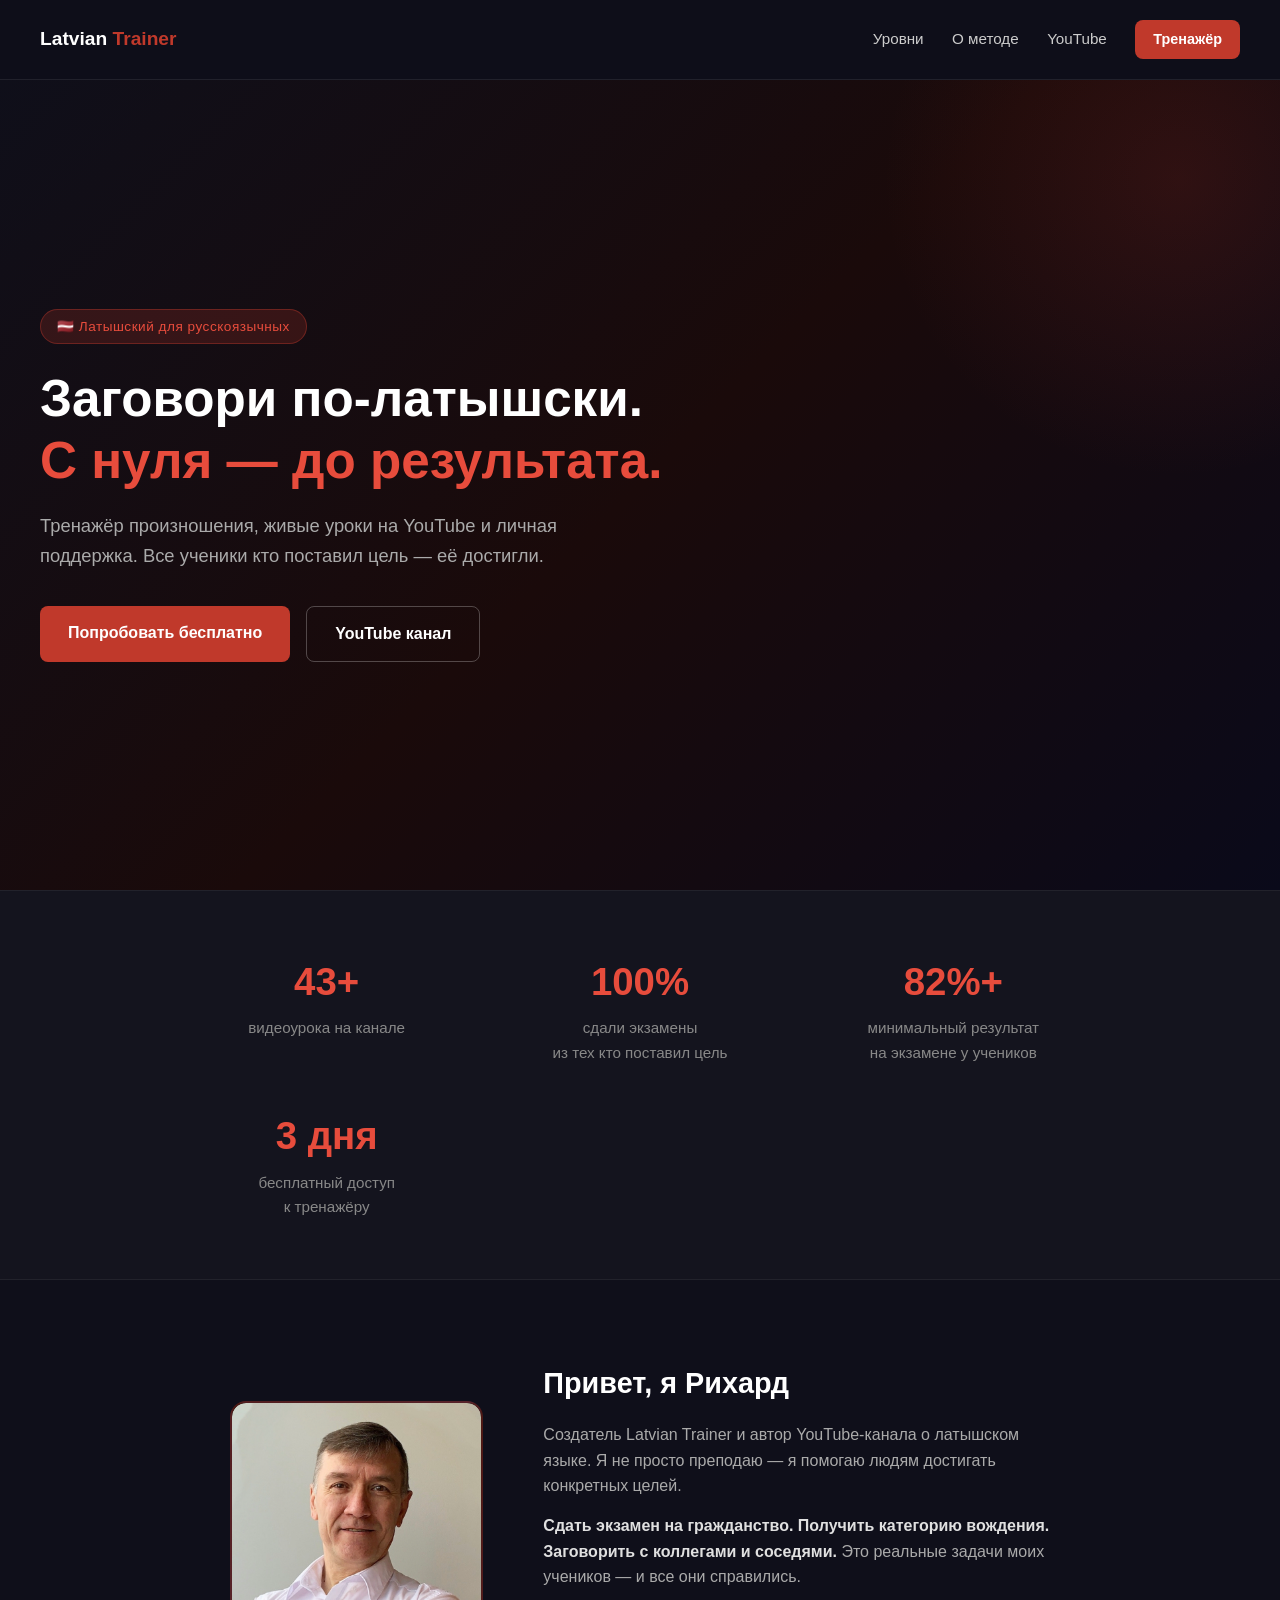
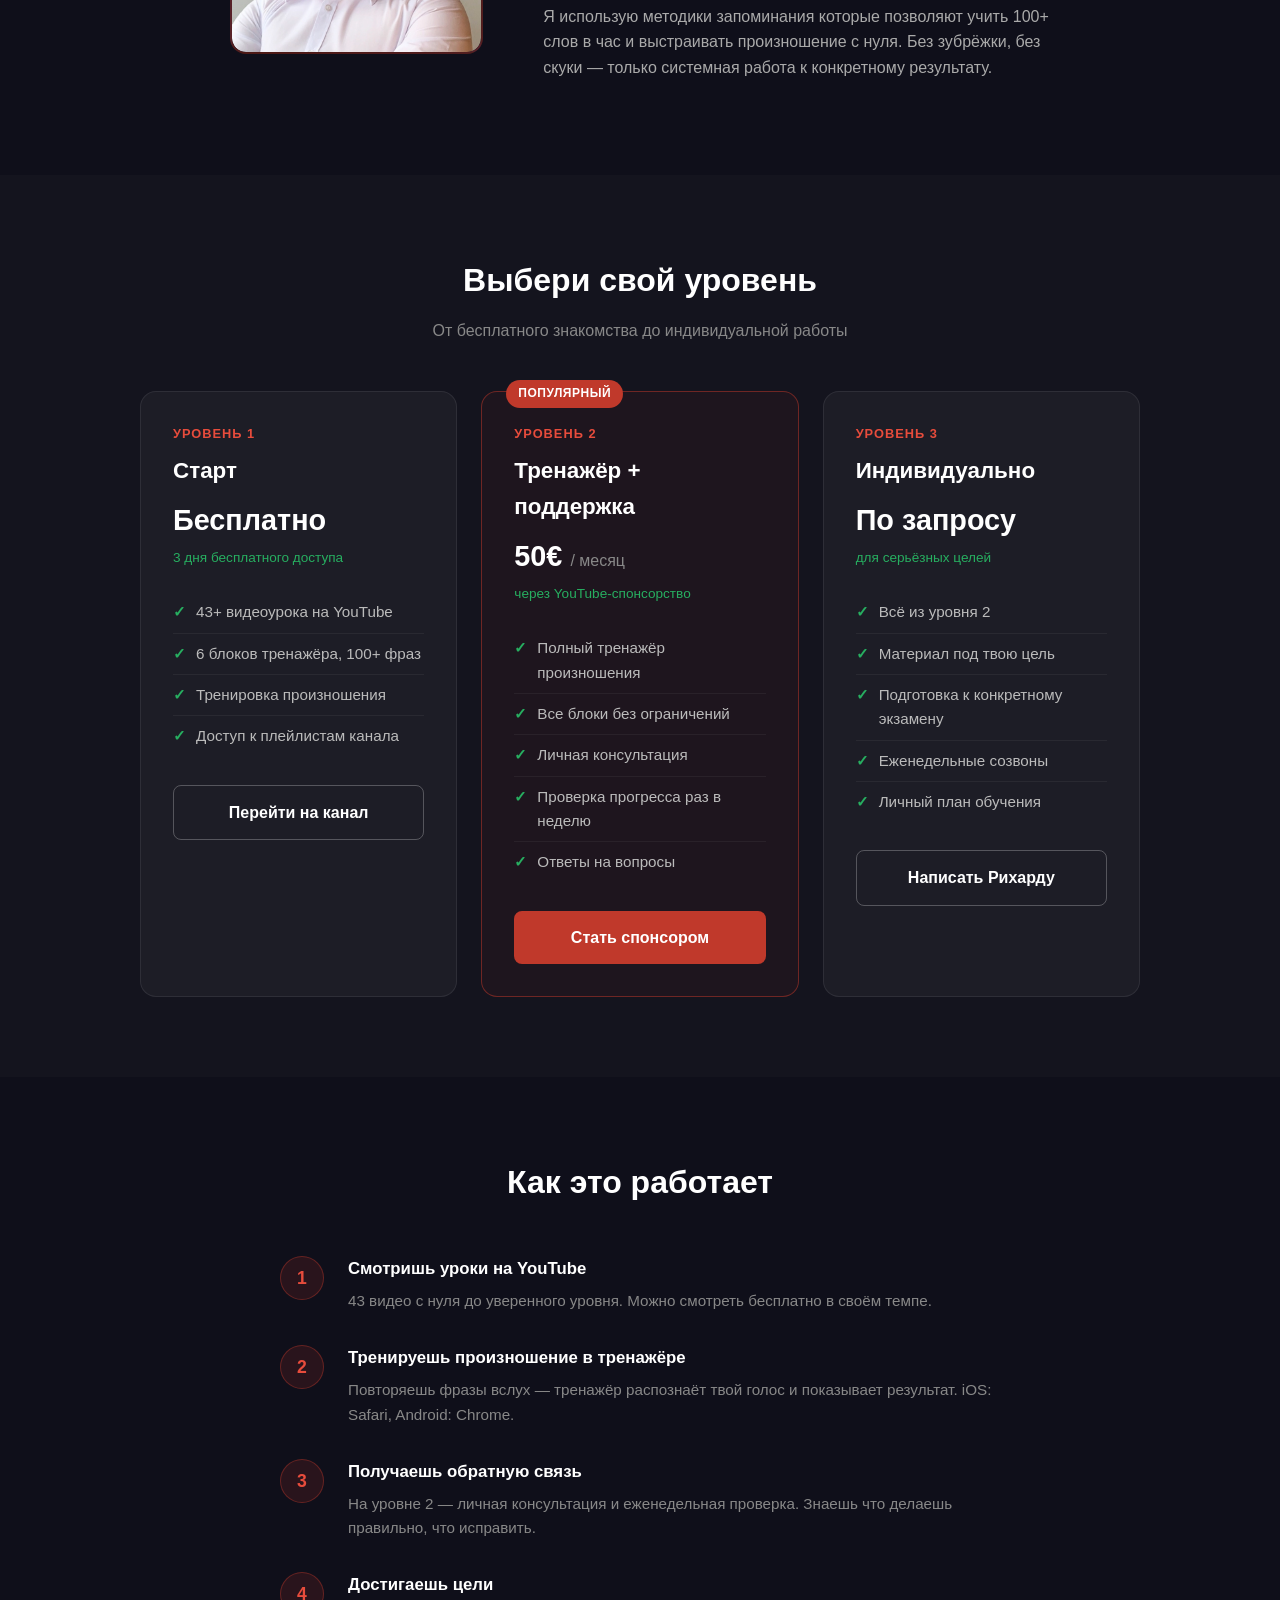
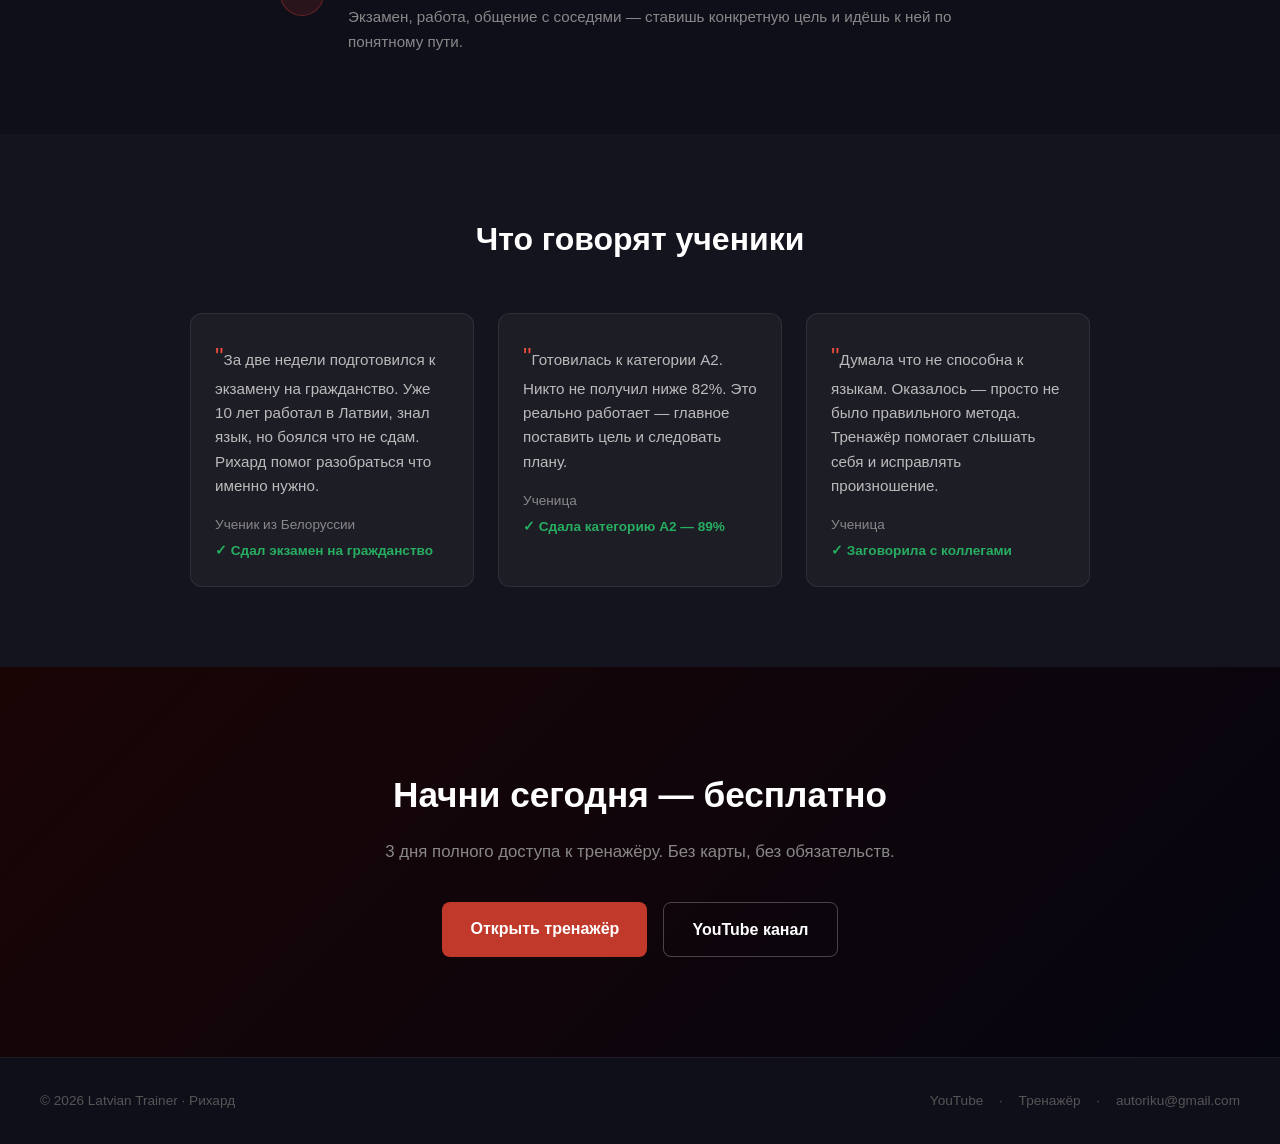
<file: index.html>
<!DOCTYPE html>
<html lang="ru">
<head>
  <meta charset="UTF-8">
  <meta name="viewport" content="width=device-width, initial-scale=1.0">
  <title>Latvian Trainer — латышский язык для русскоязычных</title>
  <style>
    * { margin: 0; padding: 0; box-sizing: border-box; }

    body {
      font-family: -apple-system, BlinkMacSystemFont, 'Segoe UI', sans-serif;
      background: #0f0f1a;
      color: #f0f0f0;
      line-height: 1.6;
    }

    /* ── ШАПКА ── */
    nav {
      display: flex;
      justify-content: space-between;
      align-items: center;
      padding: 20px 40px;
      background: rgba(15,15,26,0.95);
      position: sticky;
      top: 0;
      z-index: 100;
      border-bottom: 1px solid rgba(255,255,255,0.08);
    }
    .logo { font-size: 1.2rem; font-weight: 700; color: #fff; }
    .logo span { color: #c0392b; }
    nav a {
      color: #ccc;
      text-decoration: none;
      margin-left: 24px;
      font-size: 0.95rem;
      transition: color 0.2s;
    }
    nav a:hover { color: #fff; }

    /* ── HERO ── */
    .hero {
      min-height: 90vh;
      display: flex;
      align-items: center;
      padding: 80px 40px;
      background: linear-gradient(135deg, #0f0f1a 0%, #1a0a0a 50%, #0a0a1a 100%);
      position: relative;
      overflow: hidden;
    }
    .hero::before {
      content: '';
      position: absolute;
      top: -200px; right: -200px;
      width: 600px; height: 600px;
      background: radial-gradient(circle, rgba(192,57,43,0.15) 0%, transparent 70%);
      pointer-events: none;
    }
    .hero-content {
      max-width: 700px;
      position: relative;
      z-index: 1;
    }
    .hero-tag {
      display: inline-block;
      background: rgba(192,57,43,0.2);
      border: 1px solid rgba(192,57,43,0.4);
      color: #e74c3c;
      padding: 6px 16px;
      border-radius: 20px;
      font-size: 0.85rem;
      margin-bottom: 24px;
      letter-spacing: 0.5px;
    }
    .hero h1 {
      font-size: clamp(2rem, 5vw, 3.2rem);
      font-weight: 800;
      line-height: 1.2;
      margin-bottom: 20px;
      color: #fff;
    }
    .hero h1 span { color: #e74c3c; }
    .hero p {
      font-size: 1.15rem;
      color: #aaa;
      margin-bottom: 36px;
      max-width: 560px;
    }
    .hero-btns { display: flex; gap: 16px; flex-wrap: wrap; }
    .btn {
      display: inline-block;
      padding: 14px 28px;
      border-radius: 8px;
      font-weight: 600;
      font-size: 1rem;
      text-decoration: none;
      transition: all 0.2s;
      cursor: pointer;
      border: none;
    }
    .btn-primary {
      background: #c0392b;
      color: #fff;
    }
    .btn-primary:hover { background: #e74c3c; transform: translateY(-1px); }
    .btn-outline {
      background: transparent;
      color: #fff;
      border: 1px solid rgba(255,255,255,0.25);
    }
    .btn-outline:hover { border-color: rgba(255,255,255,0.6); transform: translateY(-1px); }

    /* ── РЕЗУЛЬТАТЫ ── */
    .stats {
      padding: 60px 40px;
      background: rgba(255,255,255,0.02);
      border-top: 1px solid rgba(255,255,255,0.06);
      border-bottom: 1px solid rgba(255,255,255,0.06);
    }
    .stats-grid {
      max-width: 900px;
      margin: 0 auto;
      display: grid;
      grid-template-columns: repeat(auto-fit, minmax(200px, 1fr));
      gap: 40px;
      text-align: center;
    }
    .stat-num {
      font-size: 2.4rem;
      font-weight: 800;
      color: #e74c3c;
    }
    .stat-label { color: #888; font-size: 0.95rem; margin-top: 4px; }

    /* ── О РИХАРДЕ ── */
    .about {
      padding: 80px 40px;
      max-width: 900px;
      margin: 0 auto;
      display: grid;
      grid-template-columns: 1fr 2fr;
      gap: 60px;
      align-items: center;
    }
    .about-photo {
      width: 100%;
      aspect-ratio: 1;
      border-radius: 16px;
      background: linear-gradient(135deg, #1a0a0a, #2a1a2a);
      display: flex;
      align-items: center;
      justify-content: center;
      font-size: 5rem;
      border: 2px solid rgba(192,57,43,0.3);
      overflow: hidden;
    }
    .about-photo img {
      width: 100%;
      height: 100%;
      object-fit: cover;
      border-radius: 14px;
    }
    .about h2 { font-size: 1.8rem; margin-bottom: 16px; color: #fff; }
    .about p { color: #aaa; margin-bottom: 14px; font-size: 1rem; }
    .about p strong { color: #e0e0e0; }

    /* ── УРОВНИ ── */
    .levels {
      padding: 80px 40px;
      background: rgba(255,255,255,0.02);
    }
    .levels h2 {
      text-align: center;
      font-size: 2rem;
      margin-bottom: 12px;
      color: #fff;
    }
    .levels-sub {
      text-align: center;
      color: #888;
      margin-bottom: 48px;
      font-size: 1rem;
    }
    .levels-grid {
      max-width: 1000px;
      margin: 0 auto;
      display: grid;
      grid-template-columns: repeat(auto-fit, minmax(280px, 1fr));
      gap: 24px;
    }
    .level-card {
      background: rgba(255,255,255,0.04);
      border: 1px solid rgba(255,255,255,0.08);
      border-radius: 16px;
      padding: 32px;
      position: relative;
      transition: border-color 0.2s, transform 0.2s;
    }
    .level-card:hover {
      border-color: rgba(192,57,43,0.4);
      transform: translateY(-4px);
    }
    .level-card.featured {
      border-color: rgba(192,57,43,0.5);
      background: rgba(192,57,43,0.06);
    }
    .level-badge {
      position: absolute;
      top: -12px; left: 24px;
      background: #c0392b;
      color: #fff;
      font-size: 0.75rem;
      font-weight: 700;
      padding: 4px 12px;
      border-radius: 20px;
      letter-spacing: 0.5px;
    }
    .level-num {
      font-size: 0.8rem;
      color: #e74c3c;
      font-weight: 600;
      letter-spacing: 1px;
      text-transform: uppercase;
      margin-bottom: 8px;
    }
    .level-name { font-size: 1.4rem; font-weight: 700; color: #fff; margin-bottom: 8px; }
    .level-price {
      font-size: 1.8rem;
      font-weight: 800;
      color: #fff;
      margin-bottom: 4px;
    }
    .level-price span { font-size: 1rem; color: #888; font-weight: 400; }
    .level-trial { font-size: 0.85rem; color: #27ae60; margin-bottom: 24px; }
    .level-features { list-style: none; margin-bottom: 28px; }
    .level-features li {
      padding: 8px 0;
      color: #bbb;
      font-size: 0.95rem;
      border-bottom: 1px solid rgba(255,255,255,0.05);
      display: flex;
      align-items: flex-start;
      gap: 10px;
    }
    .level-features li:last-child { border-bottom: none; }
    .level-features li::before {
      content: '✓';
      color: #27ae60;
      font-weight: 700;
      flex-shrink: 0;
    }

    /* ── КАК РАБОТАЕТ ── */
    .how {
      padding: 80px 40px;
      max-width: 800px;
      margin: 0 auto;
    }
    .how h2 { text-align: center; font-size: 2rem; margin-bottom: 48px; color: #fff; }
    .steps { display: flex; flex-direction: column; gap: 32px; }
    .step { display: flex; gap: 24px; align-items: flex-start; }
    .step-num {
      width: 44px; height: 44px;
      background: rgba(192,57,43,0.15);
      border: 1px solid rgba(192,57,43,0.4);
      border-radius: 50%;
      display: flex; align-items: center; justify-content: center;
      font-weight: 700; color: #e74c3c;
      flex-shrink: 0;
      font-size: 1.1rem;
    }
    .step-text h3 { color: #fff; margin-bottom: 6px; font-size: 1.05rem; }
    .step-text p { color: #888; font-size: 0.95rem; }

    /* ── ОТЗЫВЫ ── */
    .reviews {
      padding: 80px 40px;
      background: rgba(255,255,255,0.02);
    }
    .reviews h2 { text-align: center; font-size: 2rem; margin-bottom: 48px; color: #fff; }
    .reviews-grid {
      max-width: 900px;
      margin: 0 auto;
      display: grid;
      grid-template-columns: repeat(auto-fit, minmax(260px, 1fr));
      gap: 24px;
    }
    .review-card {
      background: rgba(255,255,255,0.04);
      border: 1px solid rgba(255,255,255,0.08);
      border-radius: 12px;
      padding: 24px;
    }
    .review-text { color: #bbb; font-size: 0.95rem; margin-bottom: 16px; line-height: 1.6; }
    .review-text::before { content: '"'; color: #e74c3c; font-size: 1.5rem; }
    .review-author { color: #888; font-size: 0.85rem; }
    .review-result { color: #27ae60; font-size: 0.85rem; font-weight: 600; margin-top: 4px; }

    /* ── CTA ── */
    .cta {
      padding: 100px 40px;
      text-align: center;
      background: linear-gradient(135deg, #1a0505, #050510);
    }
    .cta h2 { font-size: 2.2rem; margin-bottom: 16px; color: #fff; }
    .cta p { color: #888; margin-bottom: 36px; font-size: 1.05rem; }
    .cta-btns { display: flex; gap: 16px; justify-content: center; flex-wrap: wrap; }

    /* ── ПОДВАЛ ── */
    footer {
      padding: 32px 40px;
      border-top: 1px solid rgba(255,255,255,0.06);
      display: flex;
      justify-content: space-between;
      align-items: center;
      color: #555;
      font-size: 0.85rem;
      flex-wrap: wrap;
      gap: 12px;
    }
    footer a { color: #555; text-decoration: none; }
    footer a:hover { color: #aaa; }

    /* ── АДАПТИВ ── */
    @media (max-width: 640px) {
      nav { padding: 16px 20px; }
      nav .nav-links { display: none; }
      .hero { padding: 60px 20px; min-height: auto; padding-top: 80px; }
      .about { grid-template-columns: 1fr; padding: 60px 20px; gap: 32px; }
      .about-photo { max-width: 200px; margin: 0 auto; }
      .levels, .reviews, .how, .stats, .cta { padding: 60px 20px; }
      footer { padding: 24px 20px; }
    }
  </style>
</head>
<body>

<!-- НАВИГАЦИЯ -->
<nav>
  <div class="logo">Latvian <span>Trainer</span></div>
  <div class="nav-links">
    <a href="#levels">Уровни</a>
    <a href="#about">О методе</a>
    <a href="https://www.youtube.com/channel/UC7T-n8O-uOl36vssMZoTQxw" target="_blank">YouTube</a>
    <a href="https://rikusorsi-dot.github.io/latvian-trainer/" target="_blank" class="btn btn-primary" style="padding:8px 18px;font-size:0.9rem;">Тренажёр</a>
  </div>
</nav>

<!-- HERO -->
<section class="hero">
  <div class="hero-content">
    <div class="hero-tag">🇱🇻 Латышский для русскоязычных</div>
    <h1>Заговори по-латышски.<br><span>С нуля — до результата.</span></h1>
    <p>Тренажёр произношения, живые уроки на YouTube и личная поддержка. Все ученики кто поставил цель — её достигли.</p>
    <div class="hero-btns">
      <a href="https://rikusorsi-dot.github.io/latvian-trainer/" class="btn btn-primary">Попробовать бесплатно</a>
      <a href="https://www.youtube.com/channel/UC7T-n8O-uOl36vssMZoTQxw" class="btn btn-outline" target="_blank">YouTube канал</a>
    </div>
  </div>
</section>

<!-- ЦИФРЫ -->
<section class="stats">
  <div class="stats-grid">
    <div>
      <div class="stat-num">43+</div>
      <div class="stat-label">видеоурока на канале</div>
    </div>
    <div>
      <div class="stat-num">100%</div>
      <div class="stat-label">сдали экзамены<br>из тех кто поставил цель</div>
    </div>
    <div>
      <div class="stat-num">82%+</div>
      <div class="stat-label">минимальный результат<br>на экзамене у учеников</div>
    </div>
    <div>
      <div class="stat-num">3 дня</div>
      <div class="stat-label">бесплатный доступ<br>к тренажёру</div>
    </div>
  </div>
</section>

<!-- О РИХАРДЕ -->
<section class="about" id="about">
  <div class="about-photo">
    <img src="photo.jpg" alt="Рихард">

  </div>
  <div>
    <h2>Привет, я Рихард</h2>
    <p>Создатель Latvian Trainer и автор YouTube-канала о латышском языке. Я не просто преподаю — я помогаю людям достигать конкретных целей.</p>
    <p><strong>Сдать экзамен на гражданство. Получить категорию вождения. Заговорить с коллегами и соседями.</strong> Это реальные задачи моих учеников — и все они справились.</p>
    <p>Я использую методики запоминания которые позволяют учить 100+ слов в час и выстраивать произношение с нуля. Без зубрёжки, без скуки — только системная работа к конкретному результату.</p>
  </div>
</section>

<!-- УРОВНИ -->
<section class="levels" id="levels">
  <h2>Выбери свой уровень</h2>
  <p class="levels-sub">От бесплатного знакомства до индивидуальной работы</p>
  <div class="levels-grid">

    <div class="level-card">
      <div class="level-num">Уровень 1</div>
      <div class="level-name">Старт</div>
      <div class="level-price">Бесплатно <span></span></div>
      <div class="level-trial">3 дня бесплатного доступа</div>
      <ul class="level-features">
        <li>43+ видеоурока на YouTube</li>
        <li>6 блоков тренажёра, 100+ фраз</li>
        <li>Тренировка произношения</li>
        <li>Доступ к плейлистам канала</li>
      </ul>
      <a href="https://www.youtube.com/channel/UC7T-n8O-uOl36vssMZoTQxw" class="btn btn-outline" style="width:100%;text-align:center;" target="_blank">Перейти на канал</a>
    </div>

    <div class="level-card featured">
      <div class="level-badge">ПОПУЛЯРНЫЙ</div>
      <div class="level-num">Уровень 2</div>
      <div class="level-name">Тренажёр + поддержка</div>
      <div class="level-price">50€ <span>/ месяц</span></div>
      <div class="level-trial">через YouTube-спонсорство</div>
      <ul class="level-features">
        <li>Полный тренажёр произношения</li>
        <li>Все блоки без ограничений</li>
        <li>Личная консультация</li>
        <li>Проверка прогресса раз в неделю</li>
        <li>Ответы на вопросы</li>
      </ul>
      <a href="https://www.youtube.com/channel/UC7T-n8O-uOl36vssMZoTQxw/join" class="btn btn-primary" style="width:100%;text-align:center;" target="_blank">Стать спонсором</a>
    </div>

    <div class="level-card">
      <div class="level-num">Уровень 3</div>
      <div class="level-name">Индивидуально</div>
      <div class="level-price">По запросу <span></span></div>
      <div class="level-trial">для серьёзных целей</div>
      <ul class="level-features">
        <li>Всё из уровня 2</li>
        <li>Материал под твою цель</li>
        <li>Подготовка к конкретному экзамену</li>
        <li>Еженедельные созвоны</li>
        <li>Личный план обучения</li>
      </ul>
      <a href="mailto:autoriku@gmail.com" class="btn btn-outline" style="width:100%;text-align:center;">Написать Рихарду</a>
    </div>

  </div>
</section>

<!-- КАК РАБОТАЕТ -->
<section class="how">
  <h2>Как это работает</h2>
  <div class="steps">
    <div class="step">
      <div class="step-num">1</div>
      <div class="step-text">
        <h3>Смотришь уроки на YouTube</h3>
        <p>43 видео с нуля до уверенного уровня. Можно смотреть бесплатно в своём темпе.</p>
      </div>
    </div>
    <div class="step">
      <div class="step-num">2</div>
      <div class="step-text">
        <h3>Тренируешь произношение в тренажёре</h3>
        <p>Повторяешь фразы вслух — тренажёр распознаёт твой голос и показывает результат. iOS: Safari, Android: Chrome.</p>
      </div>
    </div>
    <div class="step">
      <div class="step-num">3</div>
      <div class="step-text">
        <h3>Получаешь обратную связь</h3>
        <p>На уровне 2 — личная консультация и еженедельная проверка. Знаешь что делаешь правильно, что исправить.</p>
      </div>
    </div>
    <div class="step">
      <div class="step-num">4</div>
      <div class="step-text">
        <h3>Достигаешь цели</h3>
        <p>Экзамен, работа, общение с соседями — ставишь конкретную цель и идёшь к ней по понятному пути.</p>
      </div>
    </div>
  </div>
</section>

<!-- ОТЗЫВЫ -->
<section class="reviews">
  <h2>Что говорят ученики</h2>
  <div class="reviews-grid">
    <div class="review-card">
      <div class="review-text">За две недели подготовился к экзамену на гражданство. Уже 10 лет работал в Латвии, знал язык, но боялся что не сдам. Рихард помог разобраться что именно нужно.</div>
      <div class="review-author">Ученик из Белоруссии</div>
      <div class="review-result">✓ Сдал экзамен на гражданство</div>
    </div>
    <div class="review-card">
      <div class="review-text">Готовилась к категории А2. Никто не получил ниже 82%. Это реально работает — главное поставить цель и следовать плану.</div>
      <div class="review-author">Ученица</div>
      <div class="review-result">✓ Сдала категорию А2 — 89%</div>
    </div>
    <div class="review-card">
      <div class="review-text">Думала что не способна к языкам. Оказалось — просто не было правильного метода. Тренажёр помогает слышать себя и исправлять произношение.</div>
      <div class="review-author">Ученица</div>
      <div class="review-result">✓ Заговорила с коллегами</div>
    </div>
  </div>
</section>

<!-- CTA -->
<section class="cta">
  <h2>Начни сегодня — бесплатно</h2>
  <p>3 дня полного доступа к тренажёру. Без карты, без обязательств.</p>
  <div class="cta-btns">
    <a href="https://rikusorsi-dot.github.io/latvian-trainer/" class="btn btn-primary">Открыть тренажёр</a>
    <a href="https://www.youtube.com/channel/UC7T-n8O-uOl36vssMZoTQxw" class="btn btn-outline" target="_blank">YouTube канал</a>
  </div>
</section>

<!-- ПОДВАЛ -->
<footer>
  <div>© 2026 Latvian Trainer · Рихард</div>
  <div>
    <a href="https://www.youtube.com/channel/UC7T-n8O-uOl36vssMZoTQxw" target="_blank">YouTube</a>
    <span style="margin: 0 12px">·</span>
    <a href="https://rikusorsi-dot.github.io/latvian-trainer/">Тренажёр</a>
    <span style="margin: 0 12px">·</span>
    <a href="mailto:autoriku@gmail.com">autoriku@gmail.com</a>
  </div>
</footer>

</body>
</html>
</file>
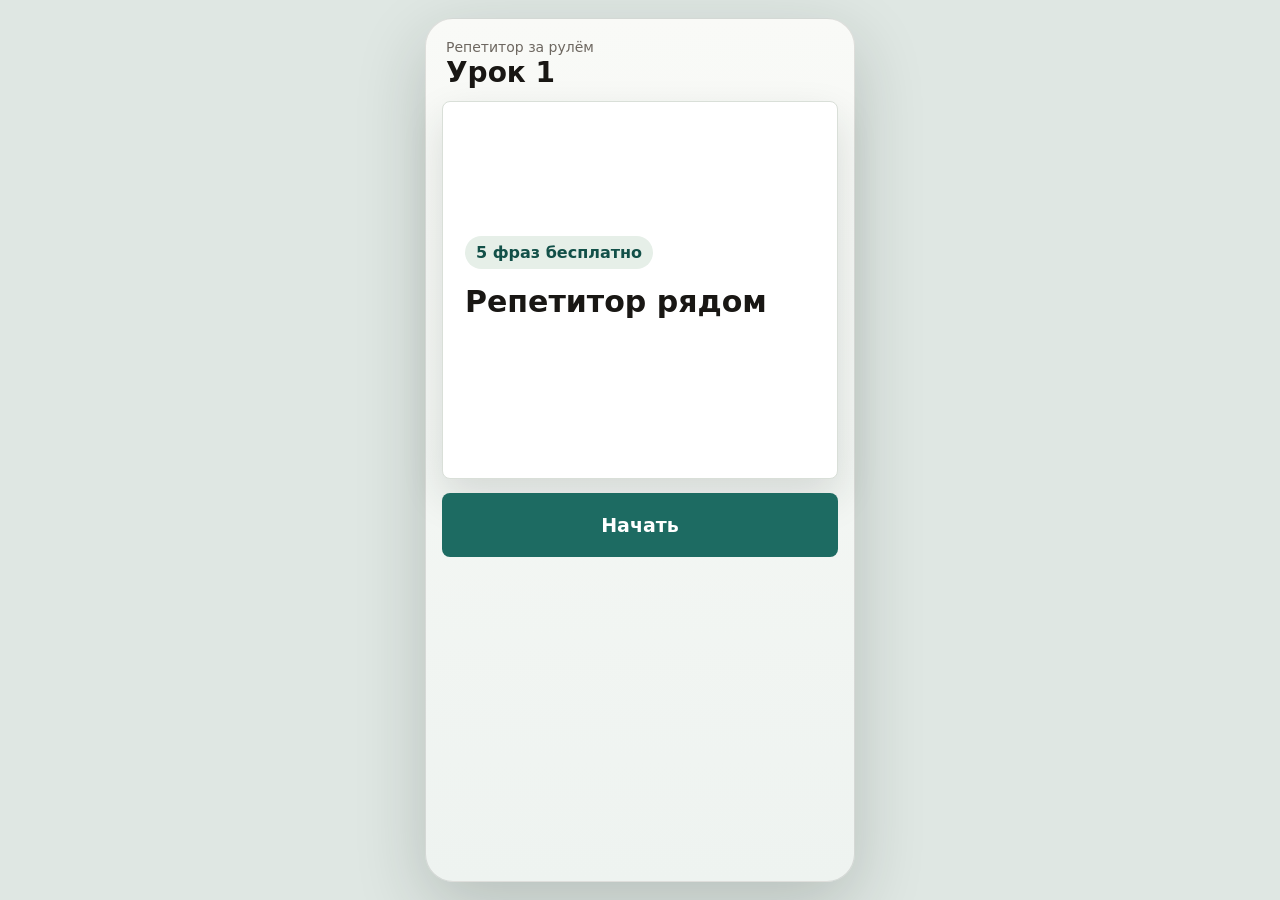
<file: repetitor-za-rulem/index.html>
<!doctype html>
<html lang="ru">
  <head>
    <meta charset="utf-8">
    <meta name="viewport" content="width=device-width, initial-scale=1">
    <meta name="theme-color" content="#f6f3ec">
    <title>Репетитор за рулём - урок 1</title>
    <link rel="stylesheet" href="./style.css">
  </head>
  <body>
    <main class="app phone-shell" aria-live="polite">
      <section class="topbar">
        <div>
          <p class="eyebrow">Репетитор за рулём</p>
          <h1>Урок 1</h1>
        </div>
      </section>

      <section class="start-view" id="startView">
        <div class="hero">
          <p class="lesson-count">5 фраз бесплатно</p>
          <h2>Репетитор рядом</h2>
        </div>
        <div class="actions">
          <button class="primary-button" id="startBtn" type="button">Начать</button>
        </div>
        <p class="support-note" id="supportNote"></p>
      </section>

      <section class="lesson-view hidden" id="lessonView">
        <div class="progress-row">
          <span>Урок 1</span>
          <span id="stepLabel">1/5</span>
        </div>
        <div class="progress-track" aria-hidden="true">
          <div class="progress-fill" id="progressFill"></div>
        </div>

        <div class="prompt-panel">
          <p class="status" id="statusText">Готово</p>
          <h2 id="promptText">Как скажешь...</h2>
          <p class="recognized" id="recognizedText">Команды: atkārto, turpinām, stop, tālāk</p>
        </div>

        <div class="actions compact-actions">
          <button class="primary-button hidden" id="continueBtn" type="button">Продолжить</button>
          <button class="secondary-button" id="stopBtn" type="button">Пауза</button>
        </div>
      </section>

      <section class="result-view hidden" id="resultView">
        <p class="eyebrow">Финал</p>
        <h2 id="resultTitle">Урок завершён</h2>
        <p class="score" id="scoreText">0/5</p>
        <div class="weak-list" id="weakList"></div>
        <div class="actions result-actions">
          <button class="primary-button" id="reinforceBtn" type="button">Закрепить ещё раз</button>
          <button class="secondary-button" id="nextLessonBtn" type="button">Продолжить</button>
          <button class="secondary-button" id="feedbackBtn" type="button">Оставить отзыв</button>
          <button class="secondary-button" id="priceBtn" type="button">Сколько стоит?</button>
          <button class="secondary-button" id="restartBtn" type="button">Сначала</button>
        </div>
      </section>
    </main>

    <script src="./app.js?v=20260608-iphone-1"></script>
  </body>
</html>
</file>
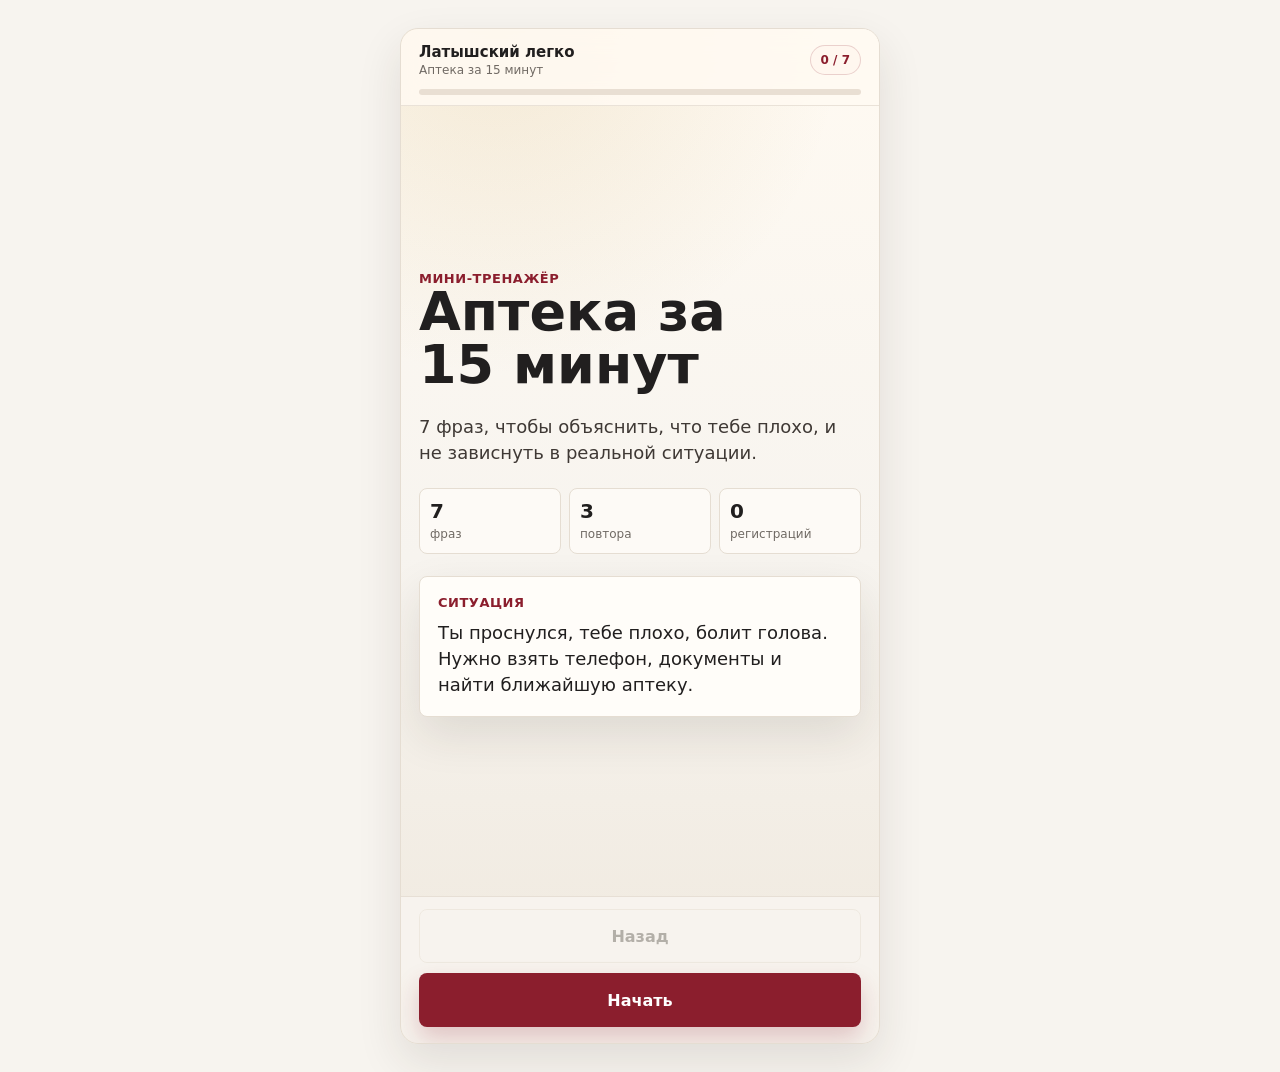
<file: latyshskiy-legko/apteka/index.html>
<!doctype html>
<html lang="ru">
<head>
  <meta charset="utf-8">
  <meta name="viewport" content="width=device-width, initial-scale=1, viewport-fit=cover">
  <title>Аптека за 15 минут</title>
  <style>
    :root {
      color-scheme: light;
      --bg: #f7f4ef;
      --panel: #fffdf9;
      --ink: #211f1f;
      --muted: #706a64;
      --line: #e5ddd2;
      --wine: #8b1e2d;
      --wine-dark: #64151f;
      --green: #287451;
      --gold: #b78a2a;
      --shadow: 0 18px 45px rgba(45, 35, 26, .11);
    }

    * {
      box-sizing: border-box;
    }

    html,
    body {
      margin: 0;
      min-height: 100%;
      background: var(--bg);
      color: var(--ink);
      font-family: Inter, ui-sans-serif, system-ui, -apple-system, BlinkMacSystemFont, "Segoe UI", Arial, sans-serif;
    }

    body {
      display: flex;
      justify-content: center;
      padding: 0;
    }

    button,
    input {
      font: inherit;
    }

    .app {
      width: min(100%, 480px);
      min-height: 100dvh;
      background:
        radial-gradient(circle at 20% 0%, rgba(183, 138, 42, .14), transparent 32%),
        linear-gradient(180deg, #fffaf2 0%, var(--bg) 52%, #efe8dd 100%);
      display: grid;
      grid-template-rows: auto 1fr auto;
      overflow: hidden;
    }

    .topbar {
      position: sticky;
      top: 0;
      z-index: 2;
      padding: max(14px, env(safe-area-inset-top)) 18px 10px;
      background: rgba(255, 250, 242, .88);
      backdrop-filter: blur(14px);
      border-bottom: 1px solid rgba(229, 221, 210, .8);
    }

    .brand {
      display: flex;
      justify-content: space-between;
      align-items: center;
      gap: 12px;
    }

    .brand-title {
      font-size: 15px;
      font-weight: 800;
      line-height: 1.2;
    }

    .brand-subtitle {
      color: var(--muted);
      font-size: 12px;
      margin-top: 2px;
    }

    .pill {
      flex: 0 0 auto;
      border: 1px solid rgba(139, 30, 45, .18);
      border-radius: 999px;
      color: var(--wine);
      font-size: 12px;
      font-weight: 800;
      padding: 7px 10px;
      background: #fff7ef;
    }

    .progress {
      height: 6px;
      margin-top: 12px;
      border-radius: 999px;
      background: #e9dfd3;
      overflow: hidden;
    }

    .progress span {
      display: block;
      width: 0%;
      height: 100%;
      border-radius: inherit;
      background: linear-gradient(90deg, var(--wine), var(--gold));
      transition: width .25s ease;
    }

    .screen {
      display: none;
      padding: 22px 18px 18px;
    }

    .screen.active {
      display: block;
    }

    .hero {
      min-height: calc(100dvh - 150px);
      display: flex;
      flex-direction: column;
      justify-content: center;
      gap: 22px;
      padding-bottom: 18px;
    }

    .eyebrow {
      color: var(--wine);
      font-size: 13px;
      font-weight: 900;
      text-transform: uppercase;
      letter-spacing: .04em;
    }

    h1,
    h2,
    p {
      margin: 0;
    }

    h1 {
      font-size: clamp(38px, 12vw, 54px);
      line-height: .98;
      letter-spacing: 0;
      max-width: 9ch;
    }

    h2 {
      font-size: 28px;
      line-height: 1.08;
      letter-spacing: 0;
    }

    .lead {
      color: #3f3935;
      font-size: 18px;
      line-height: 1.45;
    }

    .note {
      color: var(--muted);
      font-size: 14px;
      line-height: 1.5;
    }

    .scene {
      background: var(--panel);
      border: 1px solid var(--line);
      border-radius: 8px;
      box-shadow: var(--shadow);
      padding: 18px;
    }

    .scene-title {
      color: var(--wine);
      font-size: 13px;
      font-weight: 900;
      margin-bottom: 10px;
      text-transform: uppercase;
      letter-spacing: .04em;
    }

    .scene p {
      font-size: 18px;
      line-height: 1.45;
    }

    .stats {
      display: grid;
      grid-template-columns: repeat(3, 1fr);
      gap: 8px;
    }

    .stat {
      background: rgba(255, 253, 249, .74);
      border: 1px solid var(--line);
      border-radius: 8px;
      padding: 12px 10px;
    }

    .stat strong {
      display: block;
      font-size: 20px;
      line-height: 1;
    }

    .stat span {
      display: block;
      margin-top: 6px;
      color: var(--muted);
      font-size: 12px;
    }

    .card {
      margin-top: 16px;
      background: var(--panel);
      border: 1px solid var(--line);
      border-radius: 8px;
      box-shadow: var(--shadow);
      padding: 18px;
    }

    .card-top {
      display: flex;
      align-items: center;
      justify-content: space-between;
      gap: 12px;
      margin-bottom: 18px;
    }

    .counter {
      color: var(--muted);
      font-size: 13px;
      font-weight: 800;
    }

    .tag {
      color: var(--wine);
      background: #fff2ea;
      border: 1px solid rgba(139, 30, 45, .14);
      border-radius: 999px;
      padding: 6px 10px;
      font-size: 12px;
      font-weight: 900;
    }

    .prompt-label {
      color: var(--muted);
      font-size: 13px;
      font-weight: 800;
      margin-bottom: 8px;
    }

    .ru {
      font-size: 28px;
      line-height: 1.12;
      font-weight: 900;
    }

    .hint {
      margin-top: 14px;
      color: var(--muted);
      font-size: 15px;
      line-height: 1.45;
    }

    .answer {
      display: none;
      margin-top: 18px;
      border-top: 1px solid var(--line);
      padding-top: 18px;
    }

    .answer.visible {
      display: block;
    }

    .lv {
      color: var(--wine-dark);
      font-size: 31px;
      line-height: 1.12;
      font-weight: 950;
    }

    .pronounce {
      color: var(--muted);
      font-size: 14px;
      line-height: 1.45;
      margin-top: 10px;
    }

    .mini-input {
      width: 100%;
      margin-top: 18px;
      border: 1px solid var(--line);
      border-radius: 8px;
      background: #fffaf4;
      color: var(--ink);
      padding: 15px 14px;
      min-height: 54px;
      outline: none;
    }

    .mini-input:focus {
      border-color: rgba(139, 30, 45, .5);
      box-shadow: 0 0 0 3px rgba(139, 30, 45, .1);
    }

    .feedback {
      min-height: 22px;
      margin-top: 10px;
      color: var(--muted);
      font-size: 14px;
      line-height: 1.4;
    }

    .feedback.ok {
      color: var(--green);
      font-weight: 800;
    }

    .feedback.warn {
      color: #9a6420;
      font-weight: 800;
    }

    .phrase-list {
      display: grid;
      gap: 10px;
      margin-top: 18px;
    }

    .phrase-row {
      background: var(--panel);
      border: 1px solid var(--line);
      border-radius: 8px;
      padding: 13px;
    }

    .phrase-row span {
      display: block;
      color: var(--muted);
      font-size: 13px;
      margin-bottom: 5px;
    }

    .phrase-row strong {
      display: block;
      color: var(--wine-dark);
      font-size: 18px;
      line-height: 1.25;
    }

    .footer {
      display: grid;
      gap: 10px;
      padding: 12px 18px max(16px, env(safe-area-inset-bottom));
      background: rgba(247, 244, 239, .94);
      border-top: 1px solid rgba(229, 221, 210, .9);
      backdrop-filter: blur(14px);
    }

    .button-row {
      display: grid;
      grid-template-columns: 1fr 1fr;
      gap: 10px;
    }

    .btn {
      appearance: none;
      border: 0;
      border-radius: 8px;
      min-height: 54px;
      padding: 15px 16px;
      font-weight: 900;
      cursor: pointer;
      transition: transform .12s ease, opacity .12s ease;
    }

    .btn:active {
      transform: translateY(1px);
    }

    .btn.primary {
      background: var(--wine);
      color: #fff;
      box-shadow: 0 12px 24px rgba(139, 30, 45, .22);
    }

    .btn.secondary {
      background: #fffaf4;
      color: var(--wine-dark);
      border: 1px solid rgba(139, 30, 45, .2);
    }

    .btn.ghost {
      background: transparent;
      color: var(--muted);
      border: 1px solid var(--line);
    }

    .btn:disabled {
      opacity: .5;
      cursor: not-allowed;
      box-shadow: none;
    }

    .summary {
      display: grid;
      gap: 12px;
      margin-top: 18px;
    }

    .summary-item {
      display: flex;
      align-items: flex-start;
      gap: 10px;
      color: #3f3935;
      font-size: 16px;
      line-height: 1.4;
    }

    .check {
      width: 24px;
      height: 24px;
      flex: 0 0 24px;
      border-radius: 50%;
      background: rgba(40, 116, 81, .12);
      color: var(--green);
      display: grid;
      place-items: center;
      font-weight: 950;
    }

    @media (min-width: 700px) {
      body {
        padding: 28px 0;
      }

      .app {
        min-height: 860px;
        border: 1px solid var(--line);
        border-radius: 18px;
        box-shadow: var(--shadow);
      }
    }
  </style>
</head>
<body>
  <main class="app">
    <header class="topbar">
      <div class="brand">
        <div>
          <div class="brand-title">Латышский легко</div>
          <div class="brand-subtitle" id="topSubtitle">Аптека за 15 минут</div>
        </div>
        <div class="pill" id="topPill">0 / 7</div>
      </div>
      <div class="progress" aria-label="Прогресс урока">
        <span id="progressBar"></span>
      </div>
    </header>

    <section class="screen active" id="screenStart">
      <div class="hero">
        <div>
          <div class="eyebrow">Мини-тренажёр</div>
          <h1>Аптека за 15 минут</h1>
        </div>
        <p class="lead">7 фраз, чтобы объяснить, что тебе плохо, и не зависнуть в реальной ситуации.</p>
        <div class="stats">
          <div class="stat">
            <strong>7</strong>
            <span>фраз</span>
          </div>
          <div class="stat">
            <strong>3</strong>
            <span>повтора</span>
          </div>
          <div class="stat">
            <strong>0</strong>
            <span>регистраций</span>
          </div>
        </div>
        <div class="scene">
          <div class="scene-title">Ситуация</div>
          <p>Ты проснулся, тебе плохо, болит голова. Нужно взять телефон, документы и найти ближайшую аптеку.</p>
        </div>
      </div>
    </section>

    <section class="screen" id="screenCoach">
      <h2>Как проходить</h2>
      <div class="card">
        <div class="summary">
          <div class="summary-item">
            <div class="check">1</div>
            <div>Смотри русскую фразу и попробуй сказать её по-латышски сам.</div>
          </div>
          <div class="summary-item">
            <div class="check">2</div>
            <div>Нажми “Показать ответ”, проговори латышскую фразу 3 раза.</div>
          </div>
          <div class="summary-item">
            <div class="check">3</div>
            <div>Если хочешь, впиши фразу в поле. Проверка мягкая: пробелы и заглавные буквы не считаются ошибкой.</div>
          </div>
        </div>
      </div>
    </section>

    <section class="screen" id="screenPractice">
      <h2>Скажи фразу</h2>
      <div class="card">
        <div class="card-top">
          <div class="counter" id="cardCounter">Фраза 1 из 7</div>
          <div class="tag" id="cardTag">Самочувствие</div>
        </div>
        <div class="prompt-label">По-русски</div>
        <div class="ru" id="ruPhrase"></div>
        <div class="hint" id="phraseHint"></div>
        <input class="mini-input" id="answerInput" autocomplete="off" autocapitalize="none" spellcheck="false" placeholder="Можно вписать латышский ответ">
        <div class="feedback" id="feedback"></div>
        <div class="answer" id="answerBox">
          <div class="prompt-label">По-латышски</div>
          <div class="lv" id="lvPhrase"></div>
          <div class="pronounce" id="pronounceText"></div>
        </div>
      </div>
    </section>

    <section class="screen" id="screenDialogue">
      <h2>Теперь собери сцену</h2>
      <p class="note" style="margin-top:10px;">Проговори всё подряд. Как будто ты реально стоишь у входа в аптеку.</p>
      <div class="phrase-list" id="dialogueList"></div>
    </section>

    <section class="screen" id="screenFinish">
      <div class="hero">
        <div>
          <div class="eyebrow">Готово</div>
          <h1>Ты уже не молчишь</h1>
        </div>
        <p class="lead">Теперь у тебя есть 7 фраз для ситуации “мне плохо, нужна аптека”.</p>
        <div class="scene">
          <div class="scene-title">Что дальше</div>
          <p>Следующий выпуск можно сделать как разговор внутри аптеки: “что попросить”, “как спросить цену”, “как понять дозировку”.</p>
        </div>
      </div>
    </section>

    <footer class="footer">
      <div class="button-row" id="twoButtons">
        <button class="btn ghost" id="backBtn" type="button">Назад</button>
        <button class="btn secondary" id="showBtn" type="button">Показать ответ</button>
      </div>
      <button class="btn primary" id="mainBtn" type="button">Начать</button>
    </footer>
  </main>

  <script>
    const phrases = [
      {
        ru: "Мне плохо.",
        lv: "Man ir slikti.",
        tag: "Самочувствие",
        hint: "Скажи коротко, без объяснений.",
        note: "Повтори: Man ir slikti."
      },
      {
        ru: "У меня болит голова.",
        lv: "Man sāp galva.",
        tag: "Симптом",
        hint: "В латышском здесь буквально: мне болит голова.",
        note: "Не добавляй “ir”: Man sāp galva."
      },
      {
        ru: "Мне нужно в аптеку.",
        lv: "Man jāiet uz aptieku.",
        tag: "Действие",
        hint: "Man jāiet — мне надо идти.",
        note: "Произнеси целиком одним куском."
      },
      {
        ru: "Я беру телефон.",
        lv: "Es paņemu telefonu.",
        tag: "Собираюсь",
        hint: "Paņemu — беру с собой.",
        note: "ņ звучит мягко: pa-ņe-mu."
      },
      {
        ru: "Я беру ID-карту.",
        lv: "Es paņemu ID karti.",
        tag: "Документы",
        hint: "ID karti — винительный падеж, поэтому karti.",
        note: "Можно сказать спокойно: ID karti."
      },
      {
        ru: "Я беру банковскую карту.",
        lv: "Es paņemu bankas karti.",
        tag: "Оплата",
        hint: "Bankas karte — банковская карта, здесь bankas karti.",
        note: "Скажи без спешки: bankas karti."
      },
      {
        ru: "Где ближайшая аптека?",
        lv: "Kur ir tuvākā aptieka?",
        tag: "Вопрос",
        hint: "Tuvākā — ближайшая.",
        note: "Вопросительная интонация в конце."
      }
    ];

    const screens = ["screenStart", "screenCoach", "screenPractice", "screenDialogue", "screenFinish"];
    let stage = 0;
    let phraseIndex = 0;
    let answerVisible = false;
    let spokenCount = 0;

    const progressBar = document.getElementById("progressBar");
    const topPill = document.getElementById("topPill");
    const topSubtitle = document.getElementById("topSubtitle");
    const cardCounter = document.getElementById("cardCounter");
    const cardTag = document.getElementById("cardTag");
    const ruPhrase = document.getElementById("ruPhrase");
    const lvPhrase = document.getElementById("lvPhrase");
    const phraseHint = document.getElementById("phraseHint");
    const pronounceText = document.getElementById("pronounceText");
    const answerBox = document.getElementById("answerBox");
    const answerInput = document.getElementById("answerInput");
    const feedback = document.getElementById("feedback");
    const backBtn = document.getElementById("backBtn");
    const showBtn = document.getElementById("showBtn");
    const mainBtn = document.getElementById("mainBtn");
    const twoButtons = document.getElementById("twoButtons");
    const dialogueList = document.getElementById("dialogueList");

    function normalize(value) {
      return value
        .toLowerCase()
        .replace(/[.!?,]/g, "")
        .replace(/\s+/g, " ")
        .trim();
    }

    function updateScreen() {
      screens.forEach((id, index) => {
        document.getElementById(id).classList.toggle("active", index === stage);
      });

      const completed = stage < 2 ? 0 : stage === 2 ? phraseIndex : phrases.length;
      const totalProgress = Math.round(((stage + Math.min(phraseIndex / phrases.length, 1)) / 4) * 100);
      progressBar.style.width = `${Math.min(totalProgress, 100)}%`;
      topPill.textContent = `${Math.min(completed, phrases.length)} / ${phrases.length}`;
      topSubtitle.textContent = stage === 4 ? "Финал" : "Аптека за 15 минут";

      backBtn.disabled = stage === 0;
      showBtn.style.display = stage === 2 ? "block" : "none";
      twoButtons.style.gridTemplateColumns = stage === 2 ? "1fr 1fr" : "1fr";

      if (stage === 0) {
        mainBtn.textContent = "Начать";
      } else if (stage === 1) {
        mainBtn.textContent = "К первой фразе";
      } else if (stage === 2) {
        mainBtn.textContent = answerVisible ? "Сказал вслух, дальше" : "Я сказал сам";
      } else if (stage === 3) {
        mainBtn.textContent = "Завершить";
      } else {
        mainBtn.textContent = "Пройти заново";
      }
    }

    function renderPhrase() {
      const phrase = phrases[phraseIndex];
      cardCounter.textContent = `Фраза ${phraseIndex + 1} из ${phrases.length}`;
      cardTag.textContent = phrase.tag;
      ruPhrase.textContent = phrase.ru;
      lvPhrase.textContent = phrase.lv;
      phraseHint.textContent = phrase.hint;
      pronounceText.textContent = phrase.note;
      answerInput.value = "";
      feedback.textContent = "";
      feedback.className = "feedback";
      answerVisible = false;
      answerBox.classList.remove("visible");
      showBtn.textContent = "Показать ответ";
      updateScreen();
    }

    function renderDialogue() {
      dialogueList.innerHTML = phrases
        .map((phrase) => `
          <div class="phrase-row">
            <span>${phrase.ru}</span>
            <strong>${phrase.lv}</strong>
          </div>
        `)
        .join("");
    }

    function showAnswer() {
      answerVisible = true;
      answerBox.classList.add("visible");
      showBtn.textContent = "Ответ открыт";
      const typed = normalize(answerInput.value);
      const expected = normalize(phrases[phraseIndex].lv);

      if (!typed) {
        feedback.textContent = "Теперь проговори латышскую фразу 3 раза.";
        feedback.className = "feedback";
      } else if (typed === expected) {
        feedback.textContent = "Верно. Теперь скажи вслух.";
        feedback.className = "feedback ok";
      } else {
        feedback.textContent = "Почти. Сверь с ответом и проговори правильный вариант.";
        feedback.className = "feedback warn";
      }

      updateScreen();
    }

    function next() {
      if (stage === 0) {
        stage = 1;
      } else if (stage === 1) {
        stage = 2;
        phraseIndex = 0;
        renderPhrase();
        return;
      } else if (stage === 2) {
        if (!answerVisible) {
          showAnswer();
          return;
        }
        spokenCount += 1;
        if (phraseIndex < phrases.length - 1) {
          phraseIndex += 1;
          renderPhrase();
          return;
        }
        stage = 3;
        renderDialogue();
      } else if (stage === 3) {
        stage = 4;
      } else {
        stage = 0;
        phraseIndex = 0;
        spokenCount = 0;
      }
      updateScreen();
    }

    function back() {
      if (stage === 0) return;
      if (stage === 2 && phraseIndex > 0) {
        phraseIndex -= 1;
        renderPhrase();
        return;
      }
      stage -= 1;
      updateScreen();
    }

    showBtn.addEventListener("click", showAnswer);
    mainBtn.addEventListener("click", next);
    backBtn.addEventListener("click", back);

    answerInput.addEventListener("keydown", (event) => {
      if (event.key === "Enter") showAnswer();
    });

    updateScreen();
  </script>
</body>
</html>
</file>
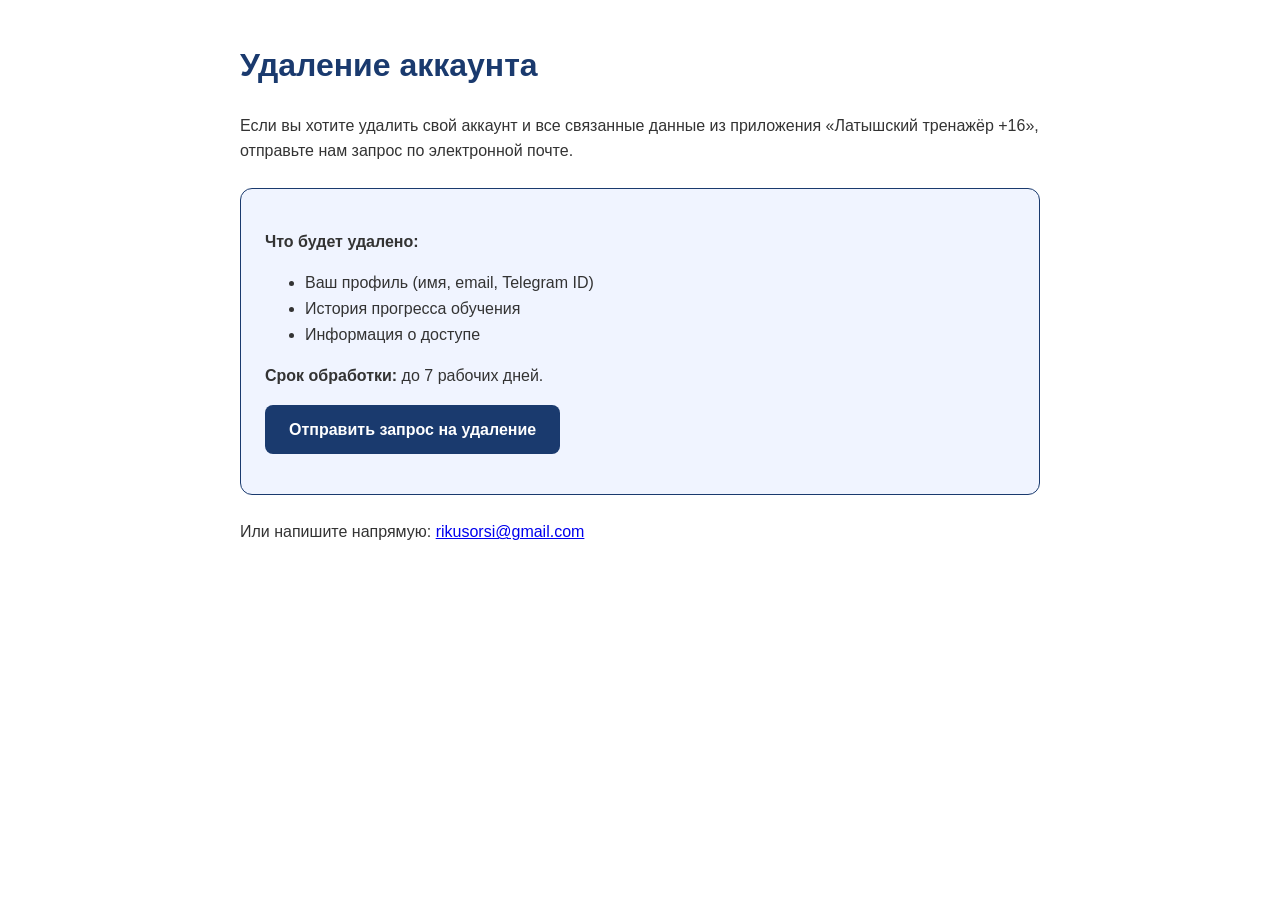
<file: delete-account.html>
<!DOCTYPE html>
<html lang="ru">
<head>
<meta charset="UTF-8">
<meta name="viewport" content="width=device-width, initial-scale=1.0">
<title>Удаление аккаунта — Латышский тренажёр +16</title>
<style>
  body { font-family: sans-serif; max-width: 800px; margin: 40px auto; padding: 0 20px; color: #333; line-height: 1.6; }
  h1 { color: #1a3a6e; }
  .box { background: #f0f4ff; border: 1px solid #1a3a6e; border-radius: 12px; padding: 24px; margin: 24px 0; }
  a.btn { display: inline-block; background: #1a3a6e; color: white; padding: 12px 24px; border-radius: 8px; text-decoration: none; font-weight: bold; }
</style>
</head>
<body>
<h1>Удаление аккаунта</h1>
<p>Если вы хотите удалить свой аккаунт и все связанные данные из приложения «Латышский тренажёр +16», отправьте нам запрос по электронной почте.</p>

<div class="box">
  <p><strong>Что будет удалено:</strong></p>
  <ul>
    <li>Ваш профиль (имя, email, Telegram ID)</li>
    <li>История прогресса обучения</li>
    <li>Информация о доступе</li>
  </ul>
  <p><strong>Срок обработки:</strong> до 7 рабочих дней.</p>
  <p><a class="btn" href="mailto:rikusorsi@gmail.com?subject=Удаление аккаунта Latvian Trainer&body=Прошу удалить мой аккаунт. Email: ">Отправить запрос на удаление</a></p>
</div>

<p>Или напишите напрямую: <a href="mailto:rikusorsi@gmail.com">rikusorsi@gmail.com</a></p>
</body>
</html>
</file>
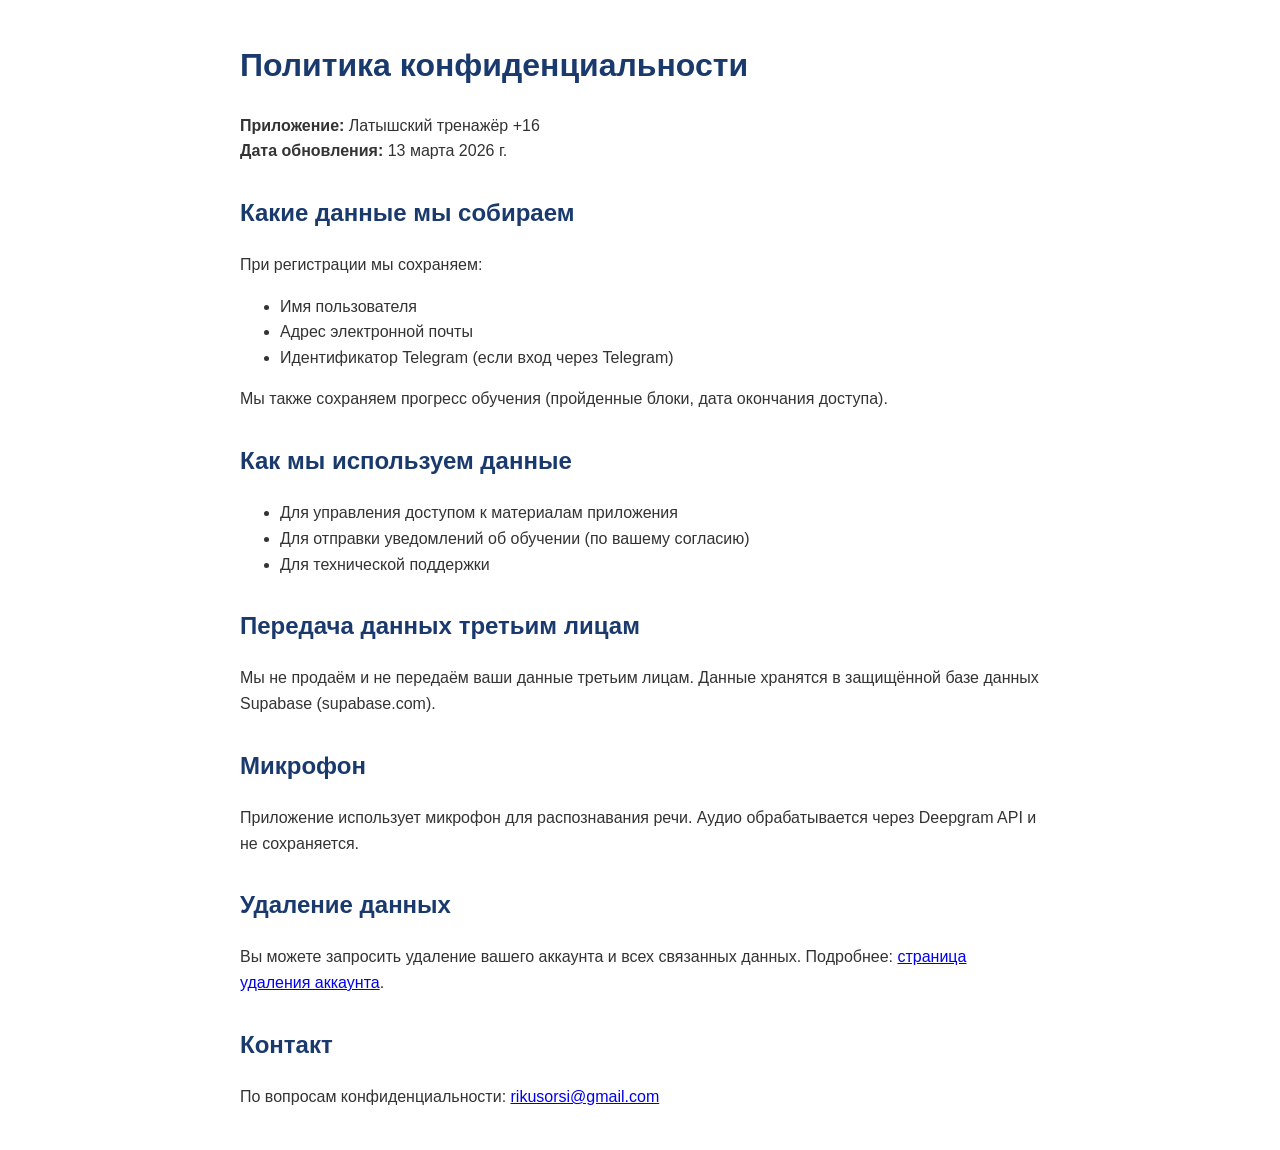
<file: privacy.html>
<!DOCTYPE html>
<html lang="ru">
<head>
<meta charset="UTF-8">
<meta name="viewport" content="width=device-width, initial-scale=1.0">
<title>Политика конфиденциальности — Латышский тренажёр +16</title>
<style>
  body { font-family: sans-serif; max-width: 800px; margin: 40px auto; padding: 0 20px; color: #333; line-height: 1.6; }
  h1 { color: #1a3a6e; }
  h2 { color: #1a3a6e; margin-top: 30px; }
</style>
</head>
<body>
<h1>Политика конфиденциальности</h1>
<p><strong>Приложение:</strong> Латышский тренажёр +16<br>
<strong>Дата обновления:</strong> 13 марта 2026 г.</p>

<h2>Какие данные мы собираем</h2>
<p>При регистрации мы сохраняем:</p>
<ul>
  <li>Имя пользователя</li>
  <li>Адрес электронной почты</li>
  <li>Идентификатор Telegram (если вход через Telegram)</li>
</ul>
<p>Мы также сохраняем прогресс обучения (пройденные блоки, дата окончания доступа).</p>

<h2>Как мы используем данные</h2>
<ul>
  <li>Для управления доступом к материалам приложения</li>
  <li>Для отправки уведомлений об обучении (по вашему согласию)</li>
  <li>Для технической поддержки</li>
</ul>

<h2>Передача данных третьим лицам</h2>
<p>Мы не продаём и не передаём ваши данные третьим лицам. Данные хранятся в защищённой базе данных Supabase (supabase.com).</p>

<h2>Микрофон</h2>
<p>Приложение использует микрофон для распознавания речи. Аудио обрабатывается через Deepgram API и не сохраняется.</p>

<h2>Удаление данных</h2>
<p>Вы можете запросить удаление вашего аккаунта и всех связанных данных. Подробнее: <a href="delete-account.html">страница удаления аккаунта</a>.</p>

<h2>Контакт</h2>
<p>По вопросам конфиденциальности: <a href="mailto:rikusorsi@gmail.com">rikusorsi@gmail.com</a></p>
</body>
</html>
</file>
<file: repetitor-za-rulem/style.css>
:root {
  color-scheme: light;
  --bg: #eef2ef;
  --ink: #191714;
  --muted: #6d6760;
  --panel: #ffffff;
  --line: #d9dfd8;
  --accent: #1d6b62;
  --accent-strong: #125048;
  --blue: #315f8d;
  --amber: #8a5a18;
  --danger: #9d3b34;
  --ok: #2f7648;
  --shadow: 0 18px 42px rgba(29, 42, 38, 0.14);
}

* {
  box-sizing: border-box;
}

body {
  margin: 0;
  min-height: 100svh;
  font-family: Inter, ui-sans-serif, system-ui, -apple-system, BlinkMacSystemFont, "Segoe UI", sans-serif;
  background: #dfe7e3;
  color: var(--ink);
}

button,
input {
  font: inherit;
}

button {
  border: 0;
  cursor: pointer;
  touch-action: manipulation;
}

.app {
  width: min(100%, 430px);
  min-height: 100svh;
  margin: 0 auto;
  padding: 16px;
  display: flex;
  flex-direction: column;
  gap: 14px;
}

.phone-shell {
  background: linear-gradient(180deg, #f9faf7 0%, #eef3f0 100%);
}

@media (min-width: 560px) {
  body {
    padding: 18px 0;
  }

  .phone-shell {
    min-height: calc(100svh - 36px);
    border: 1px solid rgba(25, 23, 20, 0.12);
    border-radius: 28px;
    box-shadow: 0 24px 70px rgba(25, 35, 31, 0.2);
  }
}

.topbar {
  display: flex;
  justify-content: space-between;
  align-items: center;
  gap: 16px;
  padding: 4px 4px 0;
}

.eyebrow {
  margin: 0 0 4px;
  color: var(--muted);
  font-size: 14px;
}

h1,
h2,
p {
  margin-top: 0;
}

h1 {
  margin-bottom: 0;
  font-size: 28px;
  line-height: 1;
}

h2 {
  font-size: 30px;
  line-height: 1.12;
  letter-spacing: 0;
}

.hidden {
  display: none !important;
}

.start-view,
.lesson-view,
.result-view {
  display: flex;
  flex-direction: column;
  gap: 14px;
  flex: 1;
}

.hero,
.prompt-panel,
.hint-panel,
.result-view {
  border: 1px solid var(--line);
  border-radius: 8px;
  background: var(--panel);
  box-shadow: var(--shadow);
}

.hero {
  min-height: 42svh;
  padding: 30px 22px;
  display: flex;
  flex-direction: column;
  justify-content: center;
}

.lesson-count {
  width: fit-content;
  margin-bottom: 16px;
  padding: 7px 11px;
  border-radius: 999px;
  background: #e6efe8;
  color: var(--accent-strong);
  font-weight: 800;
}

.support-note,
.recognized {
  color: var(--muted);
  line-height: 1.5;
}

.actions {
  display: grid;
  grid-template-columns: 1fr;
  gap: 12px;
}

.primary-button,
.secondary-button,
.icon-button {
  min-height: 64px;
  border-radius: 8px;
  font-size: 19px;
  font-weight: 800;
}

.primary-button {
  background: var(--accent);
  color: white;
}

.primary-button:active {
  background: var(--accent-strong);
}

.secondary-button,
.icon-button {
  border: 1px solid var(--line);
  background: #ffffff;
  color: var(--ink);
}

.icon-button {
  width: 48px;
  min-height: 48px;
  font-size: 24px;
}

.progress-row {
  display: flex;
  justify-content: space-between;
  gap: 12px;
  color: var(--muted);
  padding: 0 2px;
  font-weight: 800;
}

.progress-track {
  height: 10px;
  overflow: hidden;
  border-radius: 999px;
  background: #e5dccf;
}

.progress-fill {
  width: 0%;
  height: 100%;
  border-radius: inherit;
  background: var(--accent);
  transition: width 180ms ease;
}

.prompt-panel {
  min-height: 58svh;
  padding: 20px;
  display: flex;
  flex-direction: column;
  justify-content: space-between;
}

.prompt-panel h2 {
  margin: auto 0;
  font-size: clamp(31px, 11vw, 54px);
  line-height: 1.08;
  overflow-wrap: anywhere;
}

.status {
  width: fit-content;
  min-width: 128px;
  margin-bottom: 14px;
  padding: 10px 14px;
  border-radius: 8px;
  background: #e6eef7;
  color: var(--blue);
  font-size: 22px;
  font-weight: 800;
  text-align: center;
}

.status.ok {
  background: #e6efe8;
  color: var(--ok);
}

.status.warn {
  background: #fff0d7;
  color: var(--amber);
}

.recognized {
  min-height: 42px;
  margin-bottom: 0;
  padding-top: 14px;
  border-top: 1px solid var(--line);
  font-size: 14px;
}

.hint-panel {
  padding: 18px;
}

.hint-panel p {
  line-height: 1.45;
}

.result-view {
  padding: 22px;
}

.score {
  font-size: 44px;
  font-weight: 900;
}

.weak-list {
  display: grid;
  gap: 8px;
}

.weak-item {
  padding: 12px;
  border: 1px solid var(--line);
  border-radius: 8px;
  background: white;
}

@media (max-width: 420px) {
  .app {
    padding: 14px;
  }

  h1 {
    font-size: 27px;
  }

  h2 {
    font-size: 27px;
  }
}

@media (max-height: 720px) {
  .prompt-panel {
    min-height: 50svh;
  }

  .primary-button,
  .secondary-button,
  .icon-button {
    min-height: 58px;
  }
}
</file>
